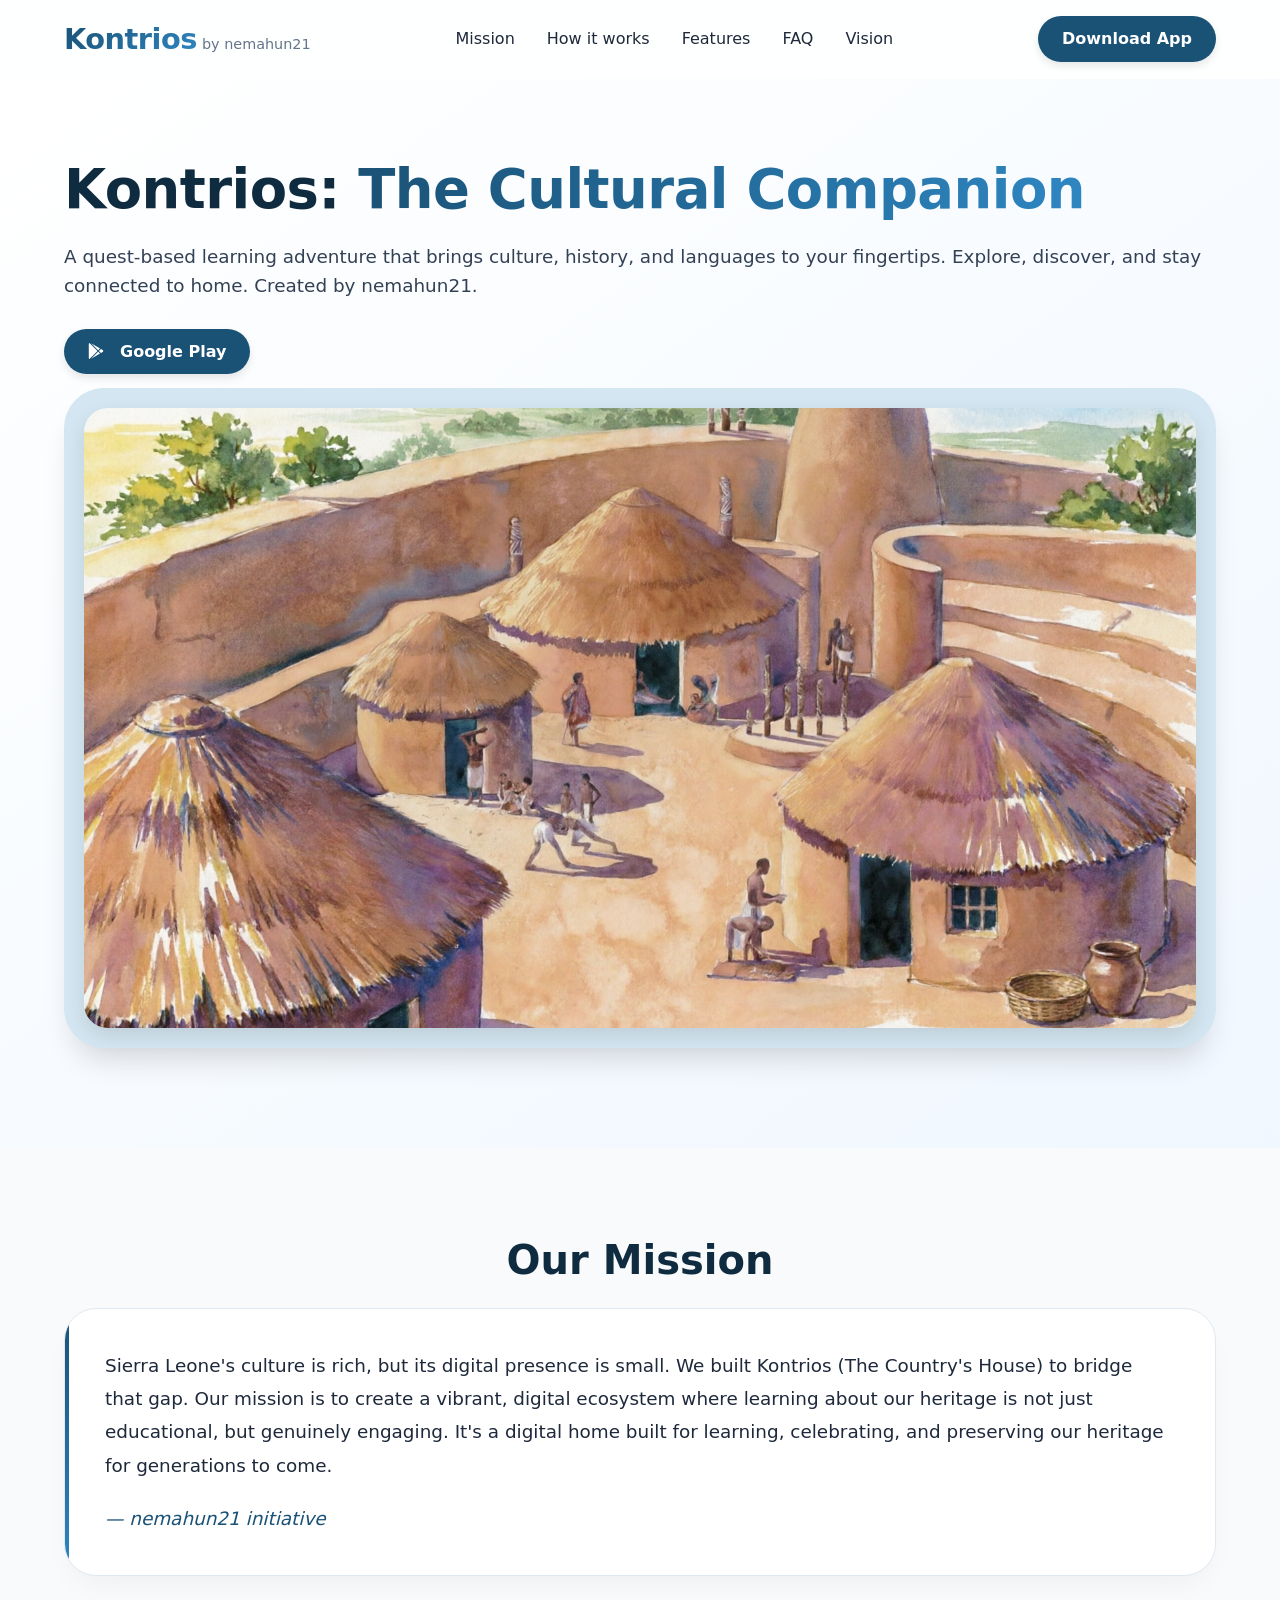
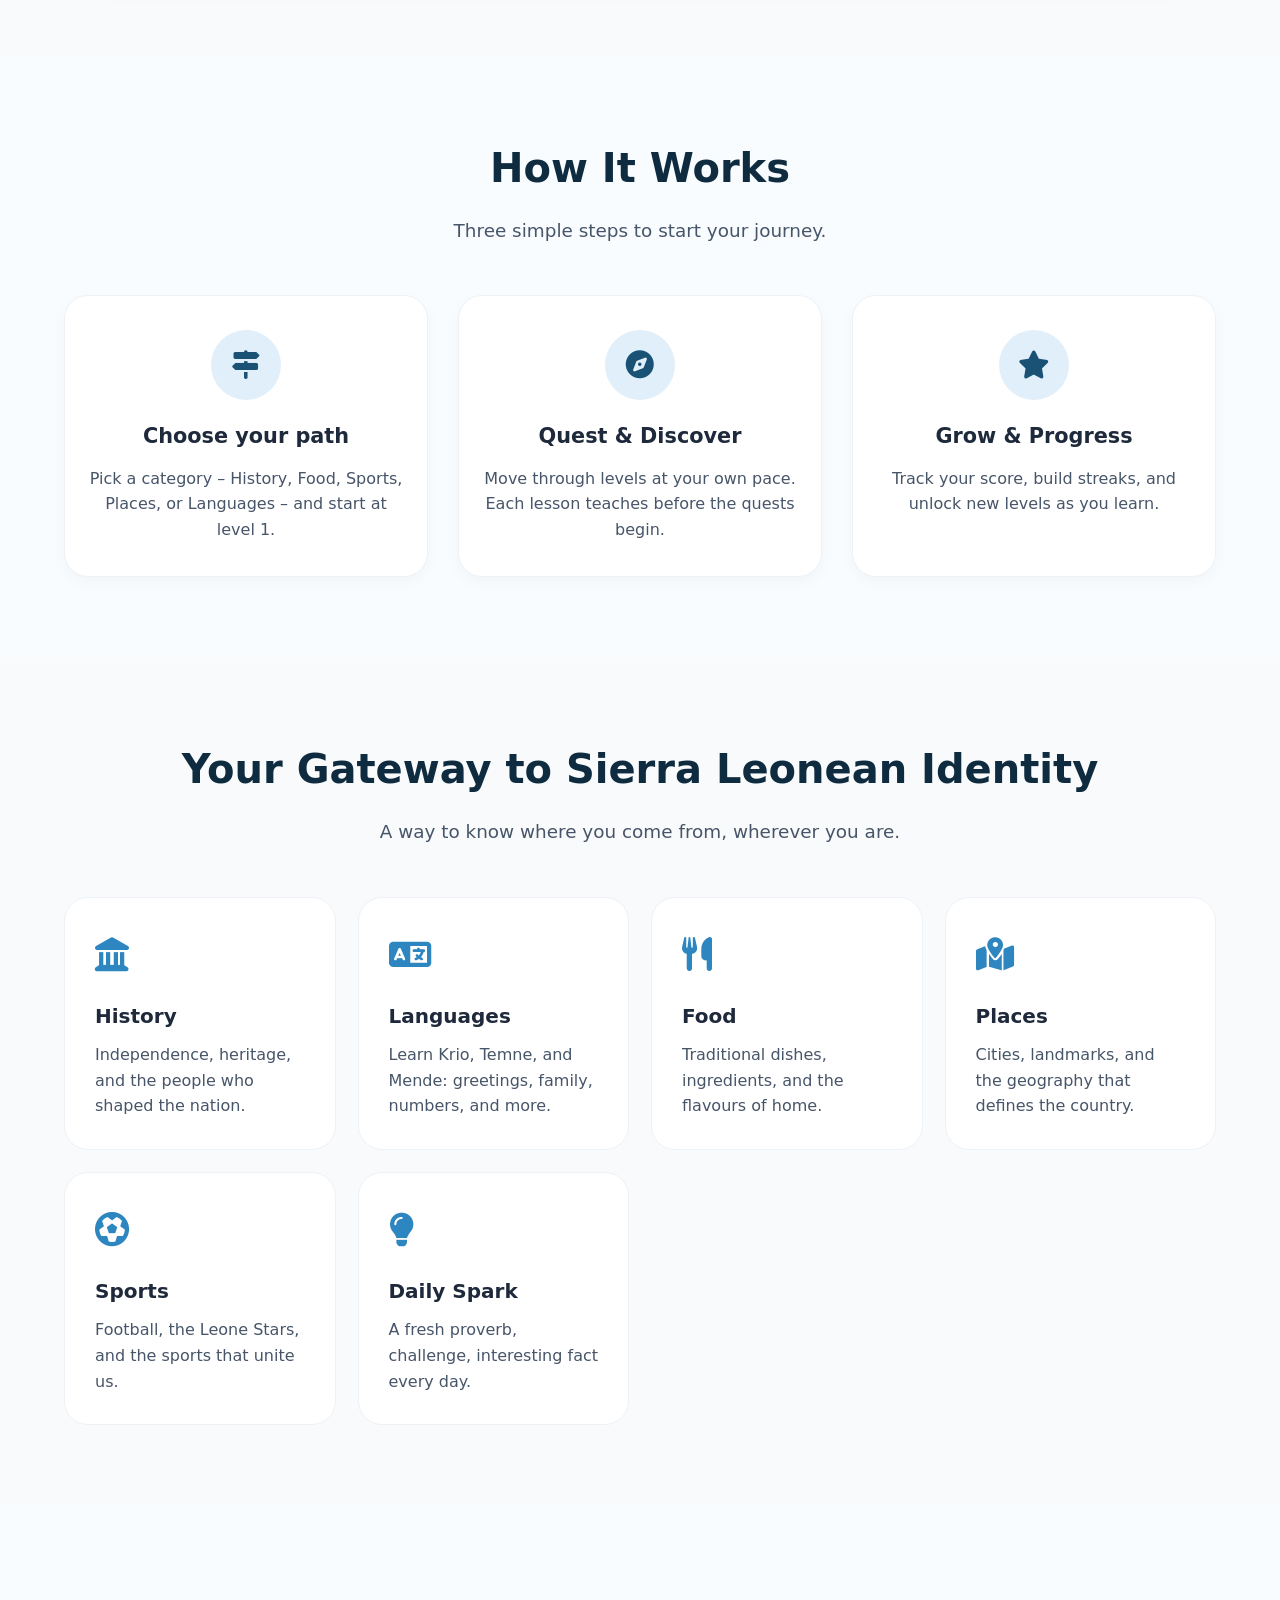
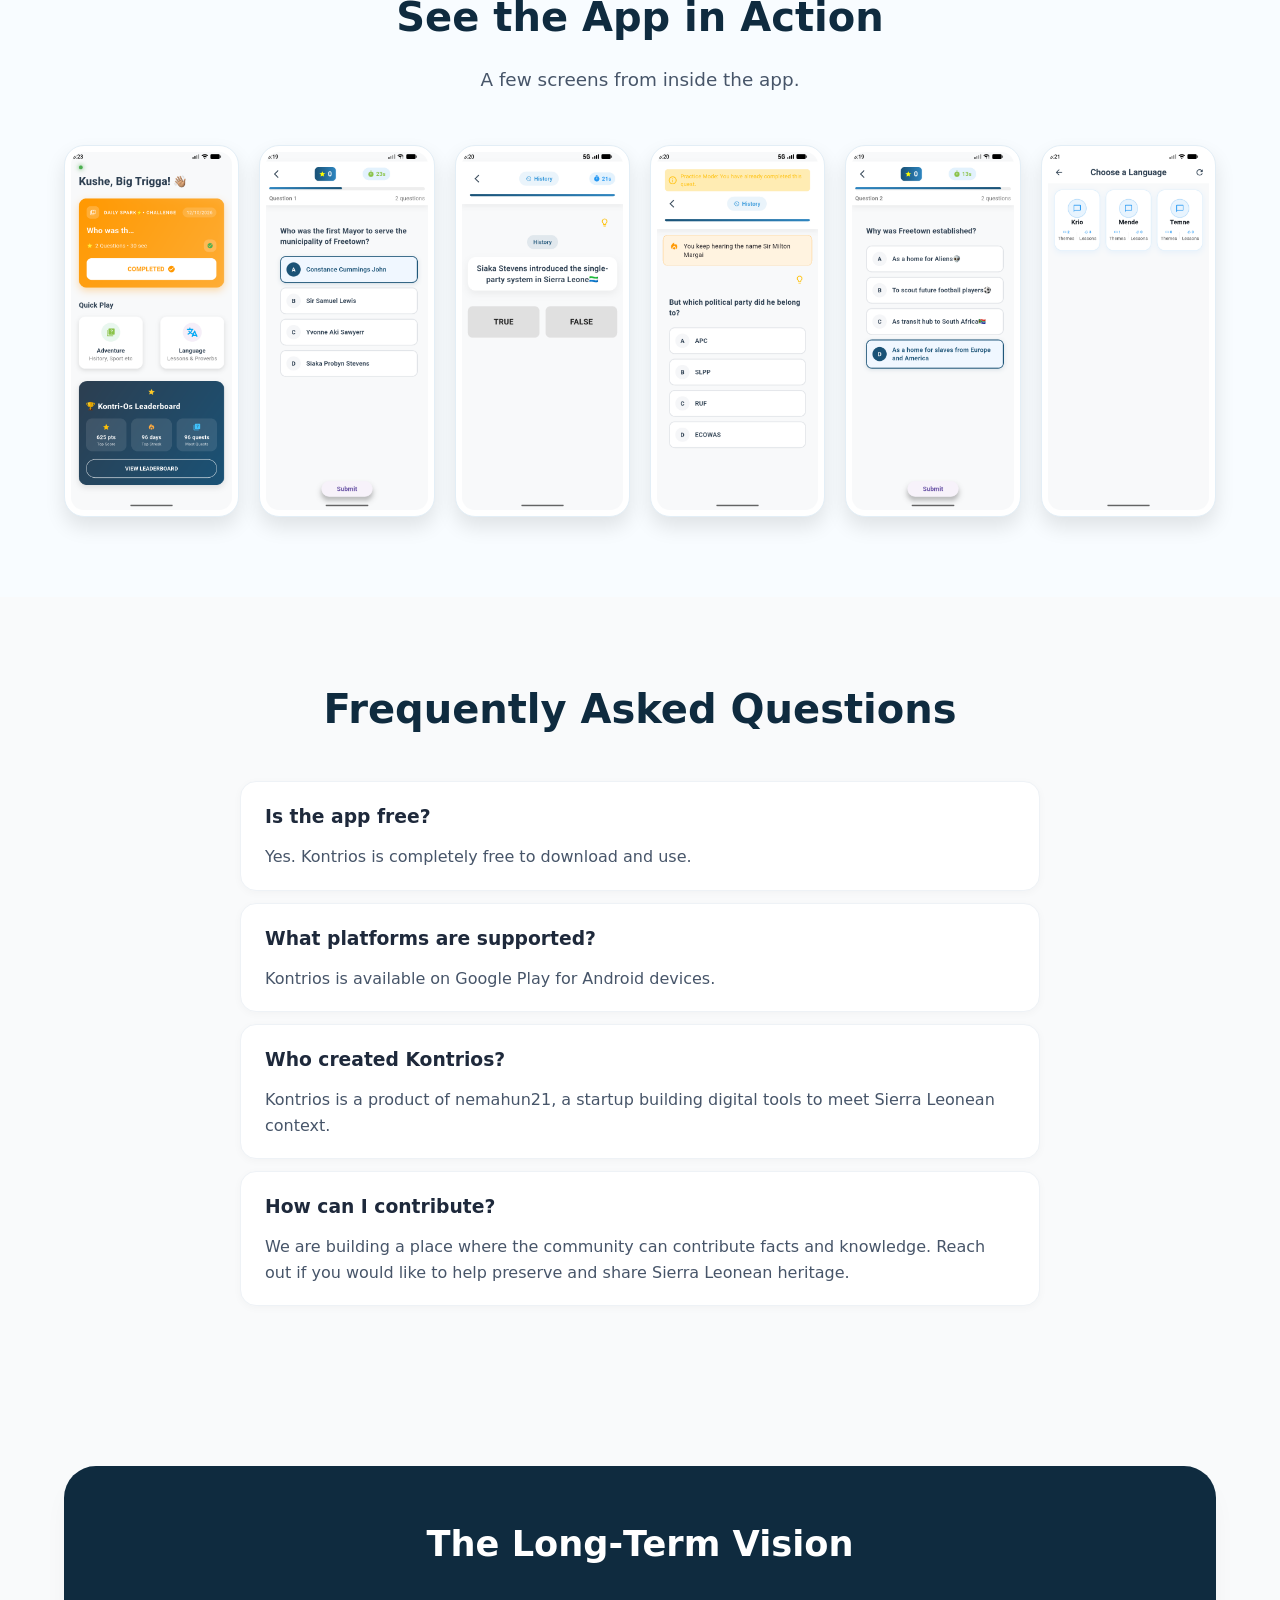
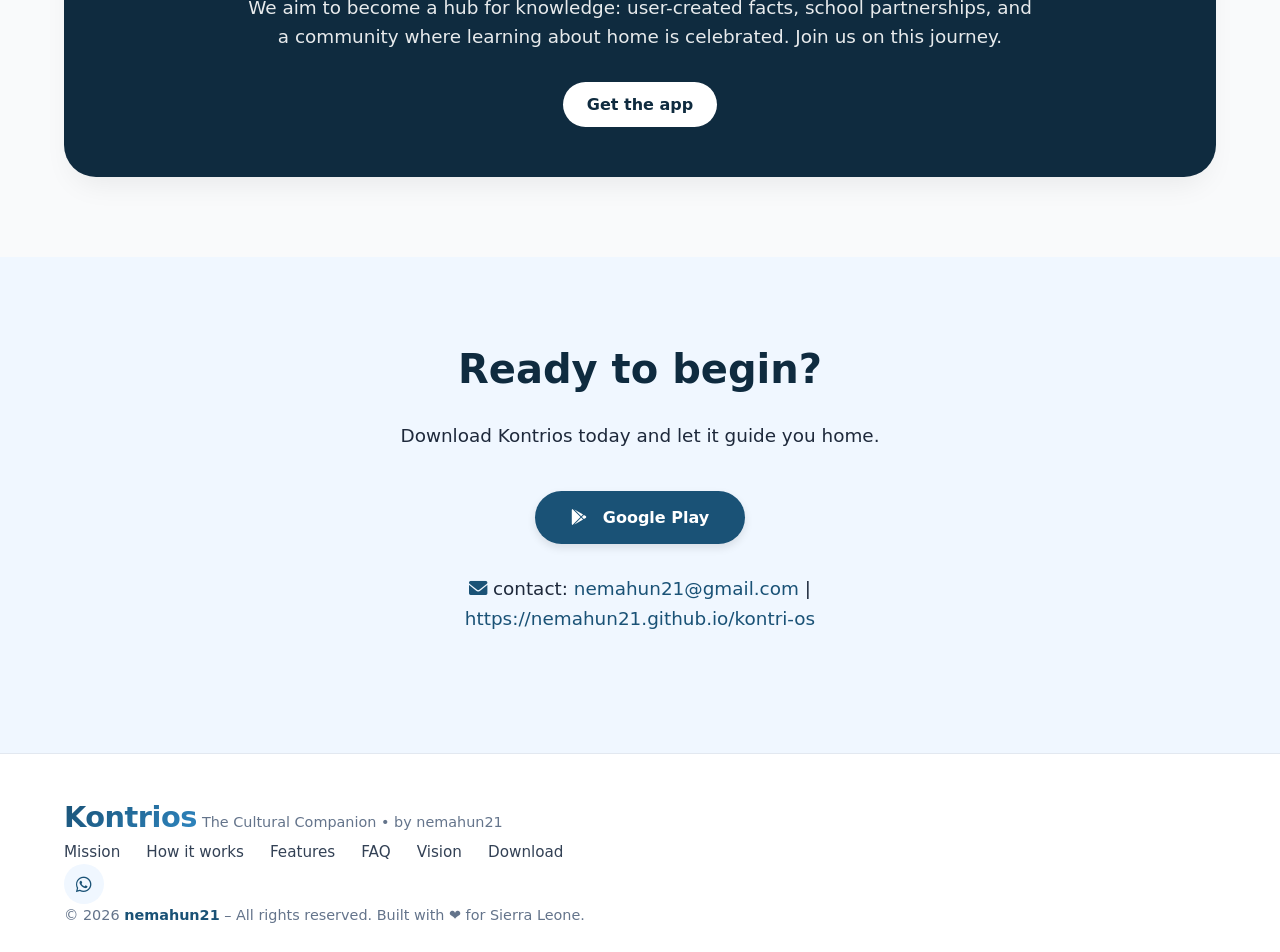
<file: index.html>
<!DOCTYPE html>
<html lang="en">

<head>
  <meta charset="UTF-8">
  <meta name="viewport" content="width=device-width, initial-scale=1.0">
   <title>Kontrios: The Cultural Companion</title>
  <link rel="stylesheet" href="https://cdnjs.cloudflare.com/ajax/libs/font-awesome/6.0.0-beta3/css/all.min.css">
  <link rel="stylesheet" href="style.css">

  <!-- GoatCounter analytics -->
  <script data-goatcounter="https://nemahun21.goatcounter.com/count"
          async src="//gc.zgo.at/count.js"></script>
</head>

<body>
  <!-- Navigation -->
  <nav class="navbar">
    <div class="container">
      <div>
        <span class="logo">Kontrios</span>
        <span class="brand-by">by nemahun21</span>
      </div>
      <div class="nav-links">
        <a href="#mission">Mission</a>
        <a href="#how">How it works</a>
        <a href="#features">Features</a>
        <a href="#faq">FAQ</a>
        <a href="#vision">Vision</a>
      </div>
      <a href="#download" class="btn">Download App</a>
    </div>
  </nav>

  <!-- Hero Section -->
  <section class="hero">
    <div class="container">
      <div>
        <h1>Kontrios: <span>The Cultural Companion</span></h1>
        <p>A quest-based learning adventure that brings culture, history, and languages to your fingertips. Explore,
          discover, and stay connected to home. Created by nemahun21.</p>
        <div class="hero-buttons">
          <a href="https://play.google.com/store/apps/details?id=com.nemahun21.kontrios" class="btn" target="_blank" rel="noopener"><i class="fab fa-google-play" style="margin-right: 8px;"></i>Google Play</a>
        </div>
      </div>
      <div class="hero-image">
        <img src="images/kontrios.png" alt="Kontrios app screen">
      </div>
    </div>
  </section>

  <!-- Mission Section -->
  <section id="mission" class="section">
    <div class="container">
      <h2 class="section-title">Our Mission</h2>
      <div class="mission-box">
        <p>Sierra Leone's culture is rich, but its digital presence is small. We built Kontrios (The Country's House) to
          bridge that gap. Our mission is to create a vibrant, digital ecosystem where learning about our heritage is
          not just educational, but genuinely engaging. It's a digital home built for learning, celebrating, and
          preserving our heritage for generations to come.</p>
      
        <div class="byline">— nemahun21 initiative</div>
      </div>
    </div>
  </section>

  <!-- How It Works -->
  <section id="how" class="section" style="background: #f8fcff;">
    <div class="container">
      <h2 class="section-title">How It Works</h2>
      <p class="section-sub">Three simple steps to start your journey.</p>
      <div class="steps-grid">
        <div class="step-card">
          <div class="step-icon"><i class="fas fa-map-signs"></i></div>
          <h3>Choose your path</h3>
          <p>Pick a category – History, Food, Sports, Places, or Languages – and start at level 1.</p>
        </div>
        <div class="step-card">
          <div class="step-icon"><i class="fas fa-compass"></i></div>
          <h3>Quest & Discover</h3>
          <p>Move through levels at your own pace. Each lesson teaches before the quests begin.</p>
        </div>
        <div class="step-card">
          <div class="step-icon"><i class="fas fa-star"></i></div>
          <h3>Grow & Progress</h3>
          <p>Track your score, build streaks, and unlock new levels as you learn.</p>
        </div>
      </div>
    </div>
  </section>

  <!-- Features -->
  <section id="features" class="section">
    <div class="container">
      <h2 class="section-title">Your Gateway to Sierra Leonean Identity</h2>
      <p class="section-sub">A way to know where you come from, wherever you are.</p>
      <div class="features-grid">
        <div class="feature-card">
          <div class="feature-icon"><i class="fas fa-landmark"></i></div>
          <h3>History</h3>
          <p>Independence, heritage, and the people who shaped the nation.</p>
        </div>
        <div class="feature-card">
          <div class="feature-icon"><i class="fas fa-language"></i></div>
          <h3>Languages</h3>
          <p>Learn Krio, Temne, and Mende: greetings, family, numbers, and more.</p>
        </div>
        <div class="feature-card">
          <div class="feature-icon"><i class="fas fa-utensils"></i></div>
          <h3>Food</h3>
          <p>Traditional dishes, ingredients, and the flavours of home.</p>
        </div>
        <div class="feature-card">
          <div class="feature-icon"><i class="fas fa-map-marked-alt"></i></div>
          <h3>Places</h3>
          <p>Cities, landmarks, and the geography that defines the country.</p>
        </div>
        <div class="feature-card">
          <div class="feature-icon"><i class="fas fa-futbol"></i></div>
          <h3>Sports</h3>
          <p>Football, the Leone Stars, and the sports that unite us.</p>
        </div>
        <div class="feature-card">
          <div class="feature-icon"><i class="fas fa-lightbulb"></i></div>
          <h3>Daily Spark</h3>
          <p>A fresh proverb, challenge, interesting fact every day.</p>
        </div>
      </div>
    </div>
  </section>

    <!-- Screenshots -->
  <section class="section" style="background: #f8fcff;">
    <div class="container">
      <h2 class="section-title">See the App in Action</h2>
      <p class="section-sub">A few screens from inside the app.</p>
      <div class="screenshots-grid">
        <img src="images/homepage.png" alt="Home screen" loading="lazy">
        <img src="images/mcq1.png" alt="Multiple choice question" loading="lazy">
        <img src="images/trueOrFalse.png" alt="True or false question" loading="lazy">
        <img src="images/scenarioMcq.png" alt="Scenario-based question" loading="lazy">
        <img src="images/mcq2.png" alt="Another multiple choice question" loading="lazy">
        <img src="images/languages.png" alt="Language selection" loading="lazy">
      </div>
    </div>
  </section>

  <!-- FAQ Section -->
  <section id="faq" class="section">
    <div class="container">
      <h2 class="section-title">Frequently Asked Questions</h2>
      <div class="faq-grid">
        <div class="faq-item">
          <h3>Is the app free?</h3>
          <p>Yes. Kontrios is completely free to download and use.</p>
        </div>
        <div class="faq-item">
          <h3>What platforms are supported?</h3>
          <p>Kontrios is available on Google Play for Android devices.</p>
        </div>
        <div class="faq-item">
          <h3>Who created Kontrios?</h3>
          <p>Kontrios is a product of nemahun21, a startup building digital tools to meet Sierra Leonean context.</p>
        </div>
        <div class="faq-item">
          <h3>How can I contribute?</h3>
          <p>We are building a place where the community can contribute facts and knowledge. Reach out if you would like
            to help preserve and share Sierra Leonean heritage.</p>
        </div>
      </div>
    </div>
  </section>

  <!-- Vision -->
  <section id="vision" class="section">
    <div class="container">
      <div class="vision-box">
        <h2>The Long‑Term Vision</h2>
        <p>We aim to become a hub for knowledge: user-created facts, school partnerships, and a community where learning
          about home is celebrated. Join us on this journey.</p>
        <a href="#download" class="btn btn-outline">Get the app</a>
      </div>
    </div>
  </section>

  <!-- Download / Contact -->
  <section id="download" class="section download-section">
    <div class="container">
      <h2 class="section-title">Ready to begin?</h2>
      <p>Download Kontrios today and let it guide you home.</p>
      <div class="download-buttons">
        <a href="https://play.google.com/store/apps/details?id=com.nemahun21.kontrios" class="btn" target="_blank" rel="noopener"><i class="fab fa-google-play" style="margin-right: 8px;"></i>Google Play</a>
      </div>
      <p class="contact-info">
        <i class="fas fa-envelope"></i> contact: <a href="mailto:nemahun21@gmail.com">nemahun21@gmail.com</a> | <a
          href="https://nemahun21.github.io/kontri-os">https://nemahun21.github.io/kontri-os</a>
      </p>
    </div>
  </section>

  <!-- Footer -->
  <footer class="footer">
    <div class="container">
      <div>
        <span class="logo">Kontrios</span>
        <span class="brand-by">The Cultural Companion • by nemahun21</span>
      </div>
      <div class="footer-links">
        <a href="#mission">Mission</a>
        <a href="#how">How it works</a>
        <a href="#features">Features</a>
        <a href="#faq">FAQ</a>
        <a href="#vision">Vision</a>
        <a href="#download">Download</a>
      </div>
      <div class="social-icons">
        <a href="https://wa.me/23276147751" target="_blank" rel="noopener" aria-label="Chat on WhatsApp">
          <i class="fab fa-whatsapp"></i>
        </a>
      </div>
      <div class="footer-copy">
        © 2026 <span class="company">nemahun21</span> – All rights reserved. Built with ❤️ for Sierra Leone.
      </div>
    </div>
  </footer>
</body>

</html>
</file>
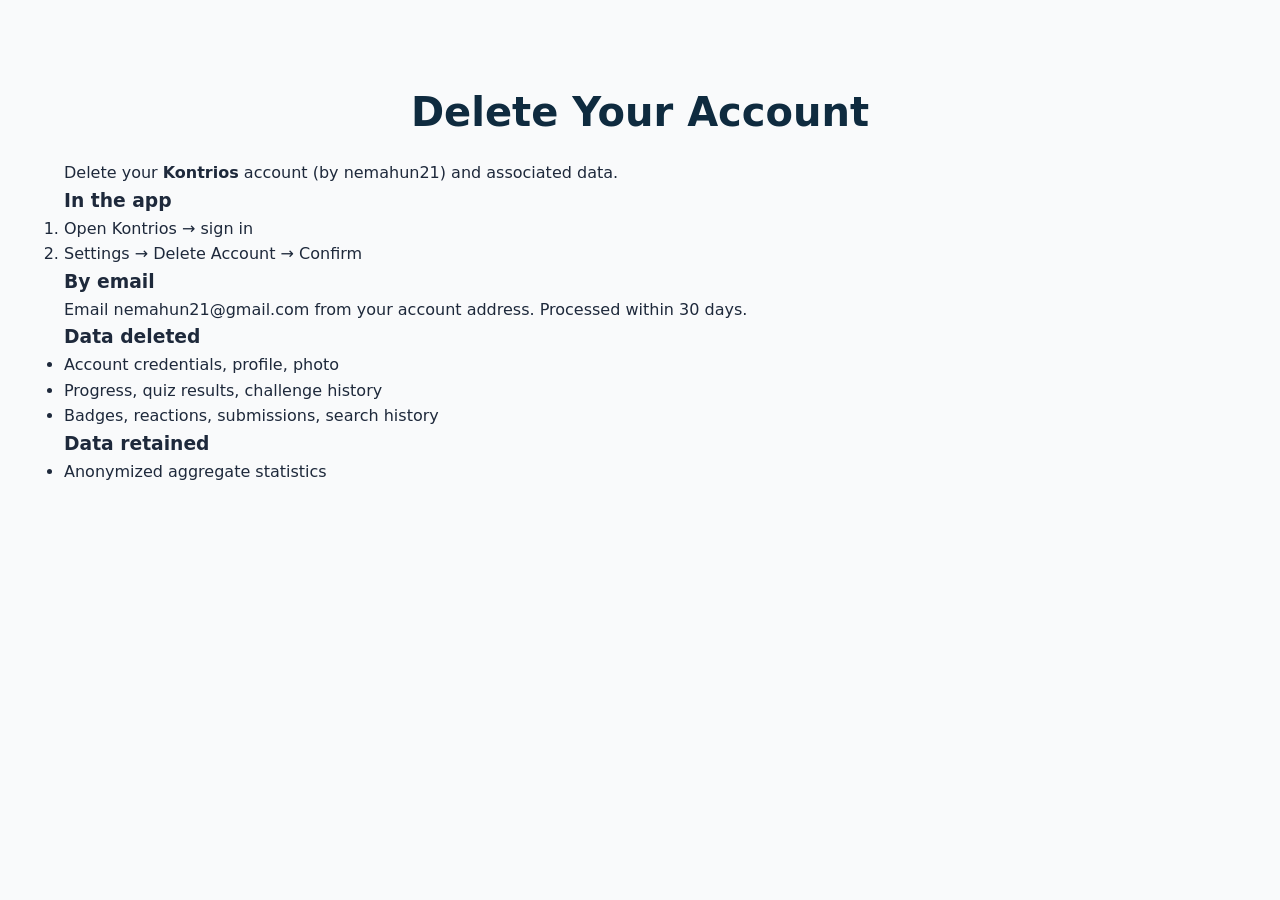
<file: delete-account.html>
<!DOCTYPE html>
<html lang="en">
<head>
  <meta charset="UTF-8">
  <meta name="viewport" content="width=device-width, initial-scale=1.0">
  <title>Delete Account — Kontrios</title>
  <link rel="stylesheet" href="style.css">
</head>
<body>
  <section class="section">
    <div class="container">
      <h2 class="section-title">Delete Your Account</h2>
      <p>Delete your <strong>Kontrios</strong> account (by nemahun21) and associated data.</p>

      <h3>In the app</h3>
      <ol>
        <li>Open Kontrios → sign in</li>
        <li>Settings → Delete Account → Confirm</li>
      </ol>

      <h3>By email</h3>
      <p>Email <a href="mailto:nemahun21@gmail.com?subject=Delete%20my%20Kontrios%20account">nemahun21@gmail.com</a> from your account address. Processed within 30 days.</p>

      <h3>Data deleted</h3>
      <ul>
        <li>Account credentials, profile, photo</li>
        <li>Progress, quiz results, challenge history</li>
        <li>Badges, reactions, submissions, search history</li>
      </ul>

      <h3>Data retained</h3>
      <ul>
        <li>Anonymized aggregate statistics</li>
      </ul>
    </div>
  </section>
</body>
</html>
</file>
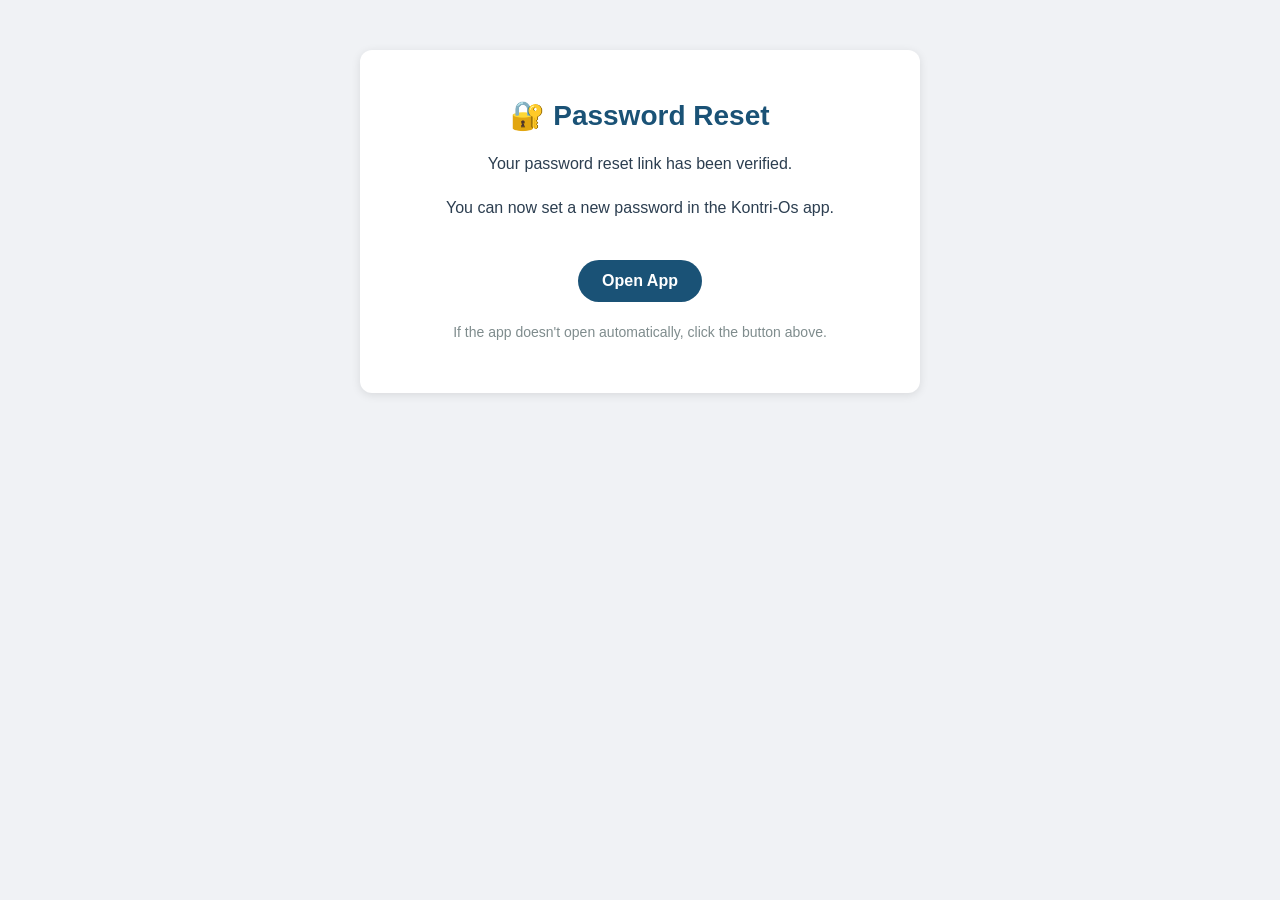
<file: password-reset.html>
<!DOCTYPE html>
<html>
<head>
  <title>Password Reset</title>
  <meta charset="utf-8">
  <meta name="viewport" content="width=device-width, initial-scale=1">
  <style>
    body {
      font-family: sans-serif;
      text-align: center;
      padding: 50px;
      background: #f0f2f5;
      margin: 0;
    }
    .container {
      background: white;
      border-radius: 12px;
      padding: 30px;
      max-width: 500px;
      margin: auto;
      box-shadow: 0 2px 10px rgba(0,0,0,0.1);
    }
    h1 {
      color: #1a5276;
      font-size: 28px;
    }
    p {
      color: #2c3e50;
      margin: 20px 0;
      line-height: 1.5;
    }
    .btn {
      display: inline-block;
      background: #1a5276;
      color: white;
      padding: 12px 24px;
      text-decoration: none;
      border-radius: 30px;
      font-weight: bold;
      margin-top: 20px;
      transition: background 0.2s;
    }
    .btn:hover {
      background: #0e3a5a;
    }
    .info {
      font-size: 14px;
      color: #7f8c8d;
      margin-top: 20px;
    }
  </style>
</head>
<body>
  <div class="container">
    <h1>🔐 Password Reset</h1>
    <p>Your password reset link has been verified.</p>
    <p>You can now set a new password in the Kontri-Os app.</p>
    <a href="#" id="openAppBtn" class="btn">Open App</a>
    <p class="info">If the app doesn't open automatically, click the button above.</p>
  </div>
  <script>
    // Get token and type from URL
    const params = new URLSearchParams(window.location.search);
    const token = params.get('token');
    const type = params.get('type');

    // Build the app deep link
    const appUrl = `com.nemahun21.kontrios://auth/callback?token=${token}&type=${type}`;

    // Set the button link
    const btn = document.getElementById('openAppBtn');
    btn.href = appUrl;

    // Auto‑open after 2 seconds
    setTimeout(() => {
      window.location.href = appUrl;
    }, 2000);
  </script>
</body>
</html>
</file>
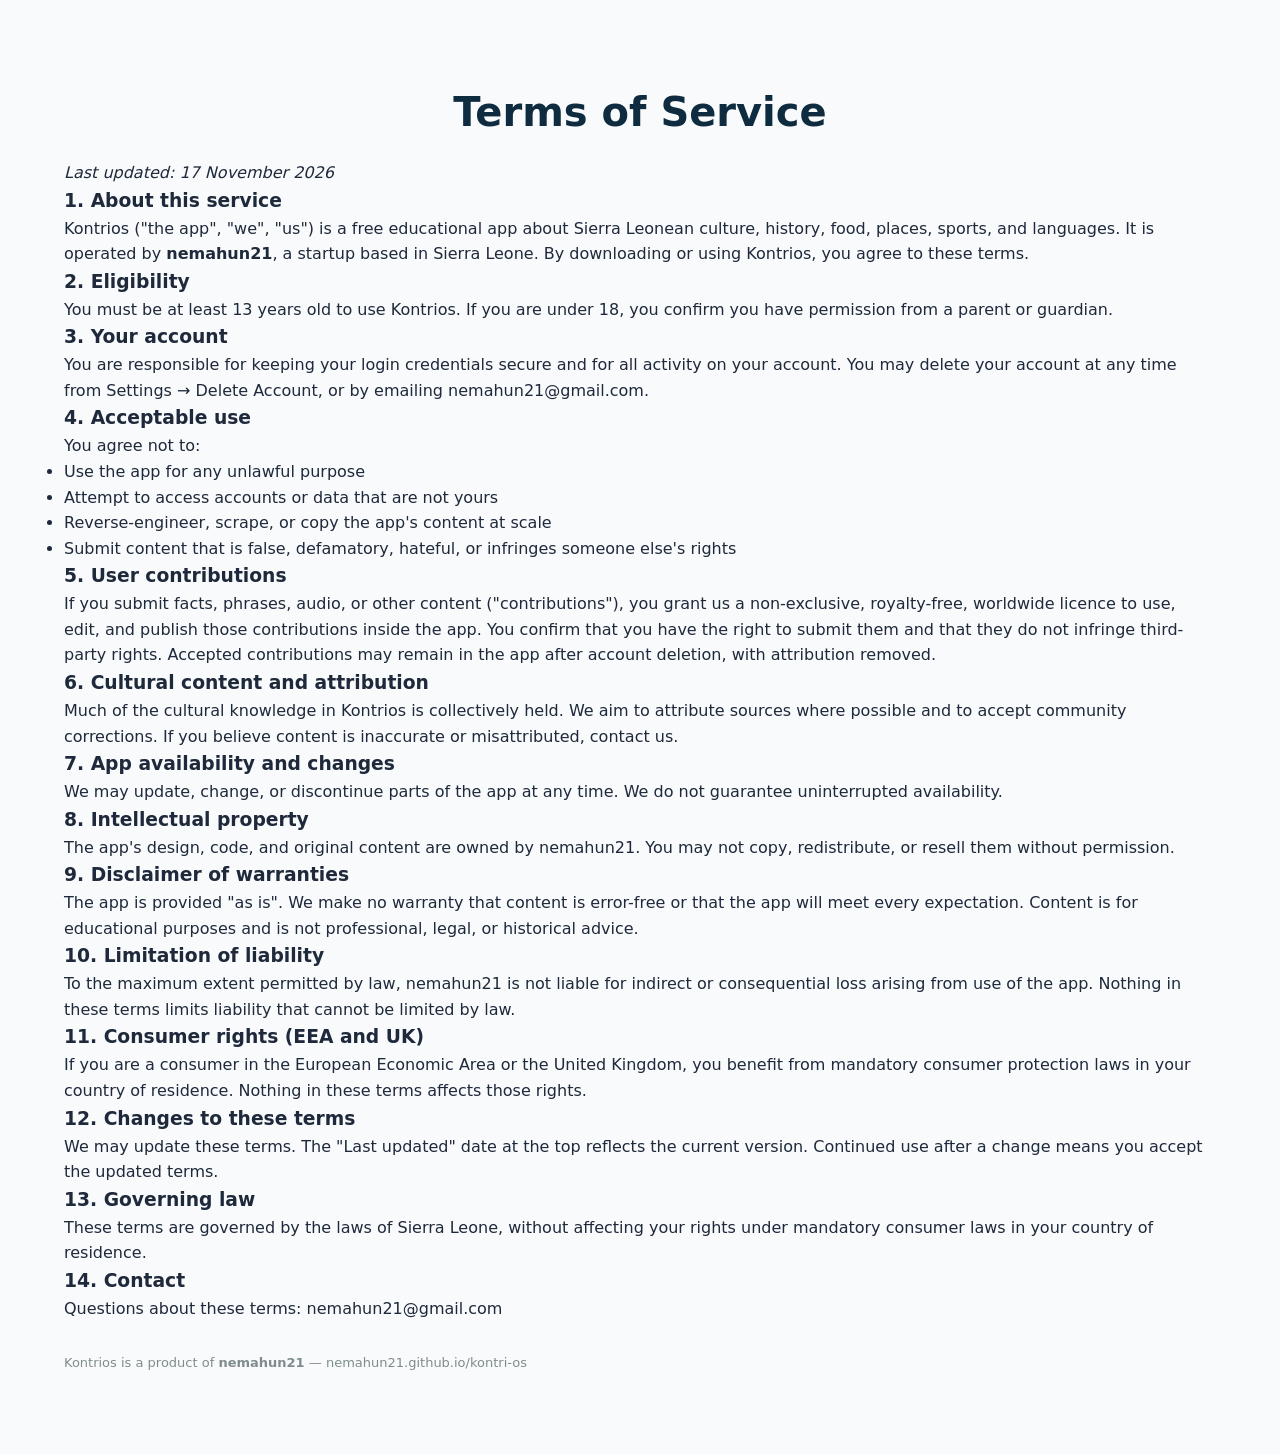
<file: terms.html>
<!DOCTYPE html>
<html lang="en">
<head>
  <meta charset="UTF-8">
  <meta name="viewport" content="width=device-width, initial-scale=1.0">
  <title>Terms of Service — Kontrios</title>
  <link rel="stylesheet" href="style.css">
</head>
<body>
  <section class="section">
    <div class="container">
      <h2 class="section-title">Terms of Service</h2>
      <p><em>Last updated: 17 November 2026</em></p>

      <h3>1. About this service</h3>
      <p>Kontrios ("the app", "we", "us") is a free educational app about Sierra Leonean culture, history, food, places, sports, and languages. It is operated by <strong>nemahun21</strong>, a startup based in Sierra Leone. By downloading or using Kontrios, you agree to these terms.</p>

      <h3>2. Eligibility</h3>
      <p>You must be at least 13 years old to use Kontrios. If you are under 18, you confirm you have permission from a parent or guardian.</p>

      <h3>3. Your account</h3>
      <p>You are responsible for keeping your login credentials secure and for all activity on your account. You may delete your account at any time from Settings → Delete Account, or by emailing <a href="mailto:nemahun21@gmail.com">nemahun21@gmail.com</a>.</p>

      <h3>4. Acceptable use</h3>
      <p>You agree not to:</p>
      <ul>
        <li>Use the app for any unlawful purpose</li>
        <li>Attempt to access accounts or data that are not yours</li>
        <li>Reverse-engineer, scrape, or copy the app's content at scale</li>
        <li>Submit content that is false, defamatory, hateful, or infringes someone else's rights</li>
      </ul>

      <h3>5. User contributions</h3>
      <p>If you submit facts, phrases, audio, or other content ("contributions"), you grant us a non-exclusive, royalty-free, worldwide licence to use, edit, and publish those contributions inside the app. You confirm that you have the right to submit them and that they do not infringe third-party rights. Accepted contributions may remain in the app after account deletion, with attribution removed.</p>

      <h3>6. Cultural content and attribution</h3>
      <p>Much of the cultural knowledge in Kontrios is collectively held. We aim to attribute sources where possible and to accept community corrections. If you believe content is inaccurate or misattributed, contact us.</p>

      <h3>7. App availability and changes</h3>
      <p>We may update, change, or discontinue parts of the app at any time. We do not guarantee uninterrupted availability.</p>

      <h3>8. Intellectual property</h3>
      <p>The app's design, code, and original content are owned by nemahun21. You may not copy, redistribute, or resell them without permission.</p>

      <h3>9. Disclaimer of warranties</h3>
      <p>The app is provided "as is". We make no warranty that content is error-free or that the app will meet every expectation. Content is for educational purposes and is not professional, legal, or historical advice.</p>

      <h3>10. Limitation of liability</h3>
      <p>To the maximum extent permitted by law, nemahun21 is not liable for indirect or consequential loss arising from use of the app. Nothing in these terms limits liability that cannot be limited by law.</p>

      <h3>11. Consumer rights (EEA and UK)</h3>
      <p>If you are a consumer in the European Economic Area or the United Kingdom, you benefit from mandatory consumer protection laws in your country of residence. Nothing in these terms affects those rights.</p>

      <h3>12. Changes to these terms</h3>
      <p>We may update these terms. The "Last updated" date at the top reflects the current version. Continued use after a change means you accept the updated terms.</p>

      <h3>13. Governing law</h3>
      <p>These terms are governed by the laws of Sierra Leone, without affecting your rights under mandatory consumer laws in your country of residence.</p>

      <h3>14. Contact</h3>
      <p>Questions about these terms: <a href="mailto:nemahun21@gmail.com">nemahun21@gmail.com</a></p>

      <p style="margin-top: 32px; font-size: 13px; color: #7f8c8d;">Kontrios is a product of <strong>nemahun21</strong> — <a href="https://nemahun21.github.io/kontri-os/">nemahun21.github.io/kontri-os</a></p>
    </div>
  </section>
</body>
</html>
</file>
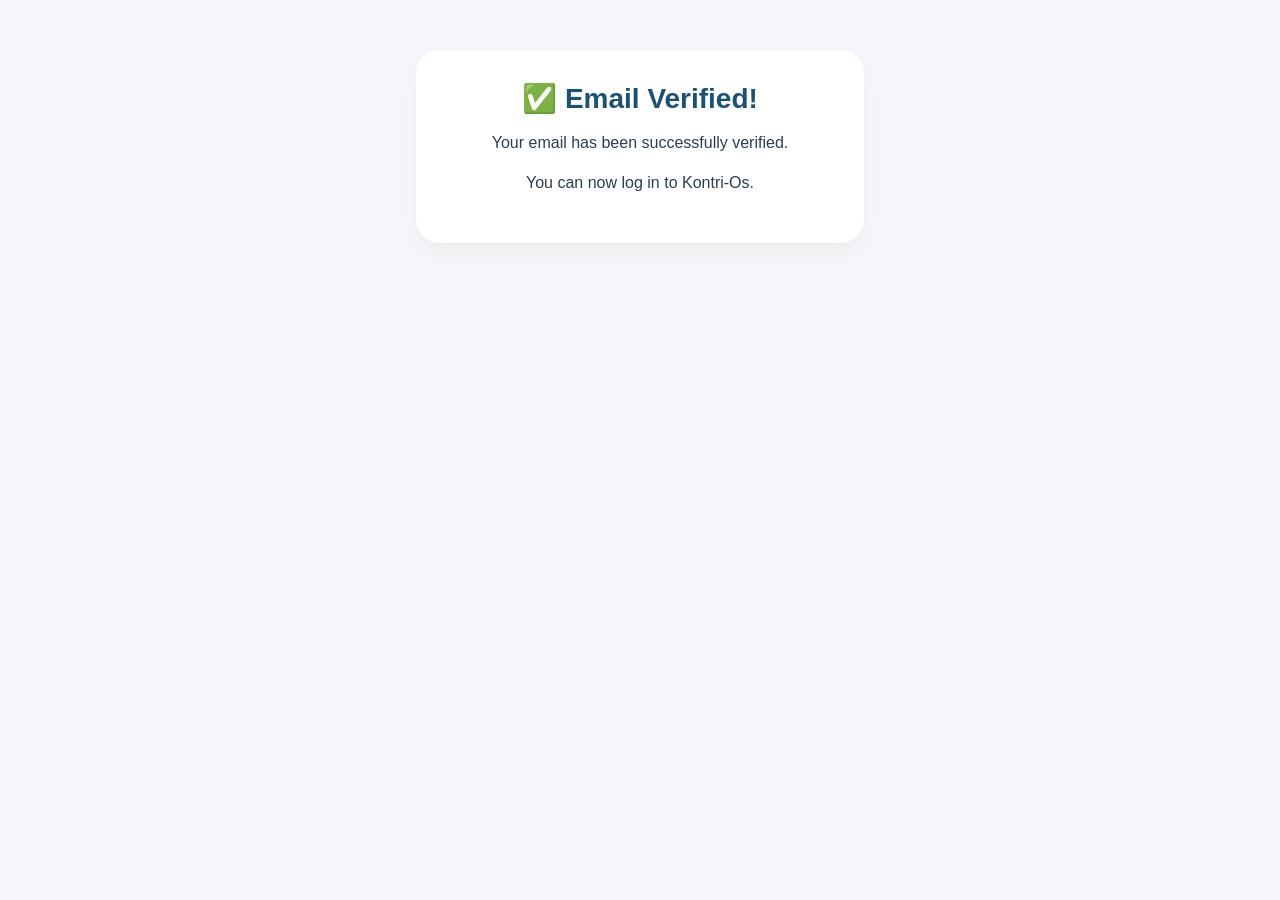
<file: verify-success.html>
<!DOCTYPE html>
<html>
<head>
  <meta charset="UTF-8">
  <meta name="viewport" content="width=device-width, initial-scale=1">
  <title>Email Verified</title>
  <style>
    body {
      font-family: -apple-system, BlinkMacSystemFont, 'Segoe UI', Roboto, Helvetica, Arial, sans-serif;
      text-align: center;
      padding: 50px 20px;
      background: #f5f7fa;
      margin: 0;
    }
    .card {
      max-width: 400px;
      margin: 0 auto;
      background: white;
      border-radius: 24px;
      padding: 32px 24px;
      box-shadow: 0 8px 24px rgba(0,0,0,0.05);
    }
    h1 {
      color: #1a5276;
      font-size: 28px;
      margin: 0 0 16px;
    }
    p {
      color: #2c3e50;
      font-size: 16px;
      line-height: 1.5;
      margin: 16px 0;
    }
  </style>
</head>
<body>
  <div class="card">
    <h1>✅ Email Verified!</h1>
    <p>Your email has been successfully verified.</p>
    <p>You can now log in to Kontri-Os.</p>
  </div>
</body>
</html>
</file>
<file: style.css>
/* ============================================
   Kontri-Os — style.css
   Palette preserved from previous version.
   Structural classes updated to match index.html.
   ============================================ */

:root {
  --primary-dark: #1a5276;
  --primary: #2e86c1;
  --primary-light: #e1effa;
  --text-dark: #1e293b;
  --text-light: #475569;
  --bg-light: #f9fafb;
  --bg-alt: #f0f7ff;
  --white: #ffffff;
  --line: #e2e8f0;
  --radius: 24px;
  --radius-sm: 16px;
  --shadow-sm: 0 2px 10px rgba(0, 0, 0, .05);
  --shadow: 0 15px 30px -10px rgba(0, 0, 0, .08);
  --ease: cubic-bezier(.22, 1, .36, 1);
}

* { margin: 0; padding: 0; box-sizing: border-box; }

html { scroll-behavior: smooth; }

body {
  font-family: 'Inter', system-ui, -apple-system, BlinkMacSystemFont, 'Segoe UI', Roboto, sans-serif;
  background-color: var(--bg-light);
  color: var(--text-dark);
  line-height: 1.6;
  -webkit-font-smoothing: antialiased;
}

.container {
  max-width: 1200px;
  margin: 0 auto;
  padding: 0 24px;
}

img { max-width: 100%; display: block; }

a { color: inherit; text-decoration: none; }

/* ============ NAVBAR ============ */
.navbar {
  background: rgba(255, 255, 255, .85);
  backdrop-filter: saturate(180%) blur(12px);
  -webkit-backdrop-filter: saturate(180%) blur(12px);
  position: sticky;
  top: 0;
  z-index: 50;
  padding: 16px 0;
  border-bottom: 1px solid transparent;
  transition: border-color .25s var(--ease), box-shadow .25s var(--ease);
}
.navbar.scrolled {
  border-bottom-color: var(--line);
  box-shadow: var(--shadow-sm);
}
.navbar .container {
  display: flex;
  align-items: center;
  justify-content: space-between;
}
.brand { display: flex; align-items: baseline; gap: 8px; }
.logo {
  font-size: 1.8rem;
  font-weight: 800;
  background: linear-gradient(135deg, var(--primary-dark), var(--primary));
  -webkit-background-clip: text;
  -webkit-text-fill-color: transparent;
  background-clip: text;
  letter-spacing: -.5px;
}
.brand-by { font-size: .9rem; color: #64748b; }
.nav-links { display: flex; gap: 2rem; font-weight: 500; }
.nav-links a {
  color: var(--text-dark);
  transition: color .2s var(--ease);
}
.nav-links a:hover { color: var(--primary-dark); }

/* ============ BUTTONS ============ */
.btn {
  display: inline-flex;
  align-items: center;
  gap: 8px;
  background: var(--primary-dark);
  color: var(--white) !important;
  padding: 10px 24px;
  border-radius: 40px;
  font-weight: 600;
  box-shadow: 0 4px 8px rgba(0, 0, 0, .1);
  transition: background .2s var(--ease), transform .2s var(--ease), box-shadow .2s var(--ease);
  cursor: pointer;
}
.btn:hover {
  background: #154a67;
  transform: translateY(-2px);
  box-shadow: 0 8px 18px rgba(0, 0, 0, .15);
}
.btn-outline {
  background: transparent;
  border: 2px solid var(--primary-dark);
  color: var(--primary-dark) !important;
  box-shadow: none;
}
.btn-outline:hover {
  background: var(--primary-dark);
  color: var(--white) !important;
}

/* ============ HERO ============ */
.hero {
  position: relative;
  padding: 80px 0 100px;
  background: linear-gradient(145deg, #ffffff 0%, #f0f7ff 100%);
  overflow: hidden;
}
.hero-bg {
  position: absolute;
  inset: 0;
  background:
    radial-gradient(60% 60% at 80% 0%, rgba(46, 134, 193, .12), transparent 70%),
    radial-gradient(50% 50% at 0% 60%, rgba(26, 82, 118, .08), transparent 70%);
  pointer-events: none;
}
.hero-inner {
  position: relative;
  display: grid;
  grid-template-columns: 1.1fr .9fr;
  gap: 50px;
  align-items: center;
}
.hero-copy { max-width: 560px; }
.hero h1 {
  font-size: clamp(2.2rem, 5vw, 3.4rem);
  font-weight: 800;
  line-height: 1.15;
  letter-spacing: -.5px;
  color: #0f2b3f;
  margin-bottom: 20px;
}
.hero h1 span {
  background: linear-gradient(90deg, var(--primary-dark), var(--primary));
  -webkit-background-clip: text;
  background-clip: text;
  color: transparent;
}
.hero p {
  font-size: 1.15rem;
  color: #334155;
  margin-bottom: 28px;
}
.hero-buttons { display: flex; gap: 16px; flex-wrap: wrap; margin-bottom: 14px; }
.apk-note { font-size: .95rem; color: #64748b; }

.hero-image {
  background: #d4e6f1;
  border-radius: 40px;
  padding: 20px;
  box-shadow: 0 20px 30px -10px rgba(0, 0, 0, .15);
  text-align: center;
}
.hero-image img {
  border-radius: 24px;
  box-shadow: 0 8px 20px rgba(0, 0, 0, .1);
  animation: float 6s ease-in-out infinite;
}
@keyframes float {
  0%, 100% { transform: translateY(0); }
  50% { transform: translateY(-10px); }
}

/* ============ SECTIONS ============ */
.section { padding: 80px 0; }
.section-alt { background: var(--bg-alt); }

.section-title {
  font-size: clamp(1.8rem, 4vw, 2.5rem);
  font-weight: 700;
  text-align: center;
  margin-bottom: 16px;
  color: #0f2b3f;
}
.section-sub {
  text-align: center;
  font-size: 1.15rem;
  color: var(--text-light);
  max-width: 700px;
  margin: 0 auto 50px;
}

/* Reveal on scroll */
.reveal {
  opacity: 0;
  transform: translateY(18px);
  transition: opacity .7s var(--ease), transform .7s var(--ease);
}
.reveal.in { opacity: 1; transform: none; }

/* ============ MISSION ============ */
.mission-box {
  background: var(--white);
  border-radius: 32px;
  padding: 40px;
  box-shadow: 0 15px 30px -10px rgba(0, 0, 0, .05);
  border: 1px solid var(--line);
  font-size: 1.15rem;
  line-height: 1.8;
  color: var(--text-dark);
  position: relative;
  overflow: hidden;
}
.mission-box::before {
  content: '';
  position: absolute;
  left: 0; top: 0; bottom: 0;
  width: 4px;
  background: linear-gradient(180deg, var(--primary-dark), var(--primary));
}
.mission-box .byline {
  margin-top: 20px;
  font-style: italic;
  color: var(--primary-dark);
  font-weight: 500;
}

/* ============ STEPS ============ */
.steps-grid {
  display: grid;
  grid-template-columns: repeat(auto-fit, minmax(240px, 1fr));
  gap: 30px;
  margin-top: 40px;
}
.step-card {
  background: var(--white);
  border-radius: var(--radius);
  padding: 34px 24px;
  text-align: center;
  box-shadow: 0 5px 15px rgba(0, 0, 0, .03);
  border: 1px solid #eef2f6;
  transition: transform .3s var(--ease), box-shadow .3s var(--ease);
}
.step-card:hover {
  transform: translateY(-6px);
  box-shadow: var(--shadow);
}
.step-icon {
  width: 70px;
  height: 70px;
  background: var(--primary-light);
  border-radius: 50%;
  display: flex;
  align-items: center;
  justify-content: center;
  margin: 0 auto 20px;
  font-size: 28px;
  color: var(--primary-dark);
  transition: transform .3s var(--ease);
}
.step-card:hover .step-icon { transform: scale(1.08) rotate(-4deg); }
.step-card h3 { font-size: 1.3rem; margin-bottom: 12px; }
.step-card p { color: var(--text-light); }

/* ============ FEATURES ============ */
.features-grid {
  display: grid;
  grid-template-columns: repeat(auto-fit, minmax(260px, 1fr));
  gap: 22px;
}
.feature-card {
  background: var(--white);
  border-radius: var(--radius);
  padding: 30px;
  border: 1px solid #eef2f6;
  transition: transform .3s var(--ease), box-shadow .3s var(--ease), border-color .3s var(--ease);
}
.feature-card:hover {
  transform: translateY(-4px);
  box-shadow: 0 12px 28px -8px rgba(0, 0, 0, .12);
  border-color: transparent;
}
.feature-icon {
  font-size: 34px;
  color: var(--primary);
  margin-bottom: 18px;
  transition: transform .3s var(--ease);
}
.feature-card:hover .feature-icon { transform: scale(1.1); }
.feature-card h3 { font-size: 1.25rem; margin-bottom: 10px; }
.feature-card p { color: var(--text-light); }

/* ============ SCREENSHOTS ============ */
.screenshots-grid {
  display: grid;
  grid-template-columns: repeat(auto-fit, minmax(160px, 1fr));
  gap: 20px;
  margin-top: 40px;
  justify-items: center;
}
.screenshots-grid img {
  width: 100%;
  max-width: 200px;
  height: auto;
  border-radius: 20px;
  border: 1px solid #e3eef6;
  background: var(--white);
  padding: 6px;
  box-shadow: 0 10px 20px rgba(0, 0, 0, .1);
  transition: transform .3s var(--ease), box-shadow .3s var(--ease);
}
.screenshots-grid img:hover {
  transform: translateY(-6px) scale(1.02);
  box-shadow: 0 16px 32px rgba(0, 0, 0, .15);
}

/* ============ FAQ (details/summary) ============ */
.faq-grid {
  max-width: 800px;
  margin: 40px auto 0;
  display: grid;
  gap: 12px;
}
.faq-item {
  background: var(--white);
  border-radius: var(--radius-sm);
  padding: 20px 24px;
  border: 1px solid #eef2f6;
  box-shadow: 0 2px 8px rgba(0, 0, 0, .03);
  transition: border-color .2s var(--ease), box-shadow .2s var(--ease);
}
.faq-item[open] {
  border-color: var(--primary);
  box-shadow: 0 6px 18px -6px rgba(26, 82, 118, .15);
}
.faq-item summary {
  list-style: none;
  cursor: pointer;
  font-size: 1.15rem;
  font-weight: 700;
  color: var(--primary-dark);
  display: flex;
  justify-content: space-between;
  align-items: center;
}
.faq-item summary::-webkit-details-marker { display: none; }
.faq-item summary::after {
  content: '+';
  font-size: 1.6rem;
  font-weight: 400;
  color: var(--primary);
  transition: transform .25s var(--ease);
}
.faq-item[open] summary::after { transform: rotate(45deg); }
.faq-item p {
  margin-top: 12px;
  color: var(--text-light);
  animation: fadeIn .25s var(--ease);
}
@keyframes fadeIn {
  from { opacity: 0; transform: translateY(-4px); }
  to { opacity: 1; transform: none; }
}

/* ============ VISION ============ */
.vision-box {
  background: #0f2b3f;
  color: var(--white);
  border-radius: 32px;
  padding: 50px 32px;
  text-align: center;
  box-shadow: var(--shadow);
}
.vision-box h2 { font-size: 2.2rem; margin-bottom: 20px; }
.vision-box p {
  font-size: 1.15rem;
  max-width: 800px;
  margin: 0 auto 30px;
  opacity: .9;
}
.vision-box .btn-outline {
  background: var(--white);
  color: #0f2b3f !important;
  border: none;
}
.vision-box .btn-outline:hover { background: #e2e8f0; }

/* ============ DOWNLOAD ============ */
.download-section {
  background: var(--bg-alt);
  text-align: center;
}
.download-section h2 { margin-bottom: 20px; }
.download-section p {
  font-size: 1.15rem;
  max-width: 600px;
  margin: 0 auto 40px;
}
.download-buttons {
  display: flex;
  justify-content: center;
  gap: 20px;
  flex-wrap: wrap;
  margin-bottom: 30px;
}
.download-buttons .btn { padding: 14px 36px; }

.contact-info { margin-top: 10px; font-size: .95rem; }
.contact-info i { color: var(--primary-dark); }
.contact-info a { color: var(--primary-dark); }
.contact-info a:hover { text-decoration: underline; }

/* ============ FOOTER ============ */
.footer {
  background: var(--white);
  border-top: 1px solid var(--line);
  padding: 40px 0 24px;
}
.footer-top {
  display: flex;
  justify-content: space-between;
  align-items: center;
  flex-wrap: wrap;
  gap: 20px;
  padding-bottom: 24px;
  border-bottom: 1px solid var(--line);
}
.footer-links {
  display: flex;
  gap: 26px;
  flex-wrap: wrap;
}
.footer-links a {
  color: #334155;
  font-size: .95rem;
  transition: color .2s var(--ease);
}
.footer-links a:hover { color: var(--primary-dark); }

.footer-bottom {
  display: flex;
  justify-content: space-between;
  align-items: center;
  flex-wrap: wrap;
  gap: 14px;
  padding-top: 22px;
}
.social-icons { display: flex; gap: 14px; }
.social-icons a {
  display: inline-flex;
  width: 40px; height: 40px;
  align-items: center; justify-content: center;
  border-radius: 50%;
  background: var(--bg-alt);
  color: var(--primary-dark);
  font-size: 18px;
  transition: background .2s var(--ease), color .2s var(--ease), transform .2s var(--ease);
}
.social-icons a:hover {
  background: var(--primary-dark);
  color: var(--white);
  transform: translateY(-2px);
}
.footer-copy { color: #64748b; font-size: .9rem; }
.footer-copy .company { font-weight: 600; color: var(--primary-dark); }

/* ============ RESPONSIVE ============ */
@media (max-width: 900px) {
  .nav-links { display: none; }
  .hero-inner { grid-template-columns: 1fr; gap: 40px; text-align: center; }
  .hero-copy { margin: 0 auto; }
  .hero-buttons { justify-content: center; }
  .navbar .container { flex-wrap: wrap; gap: 12px; }
}
@media (max-width: 560px) {
  .section { padding: 60px 0; }
  .mission-box { padding: 28px 22px; }
  .vision-box { padding: 40px 22px; }
  .footer-top,
  .footer-bottom { flex-direction: column; align-items: flex-start; }
}
</file>
